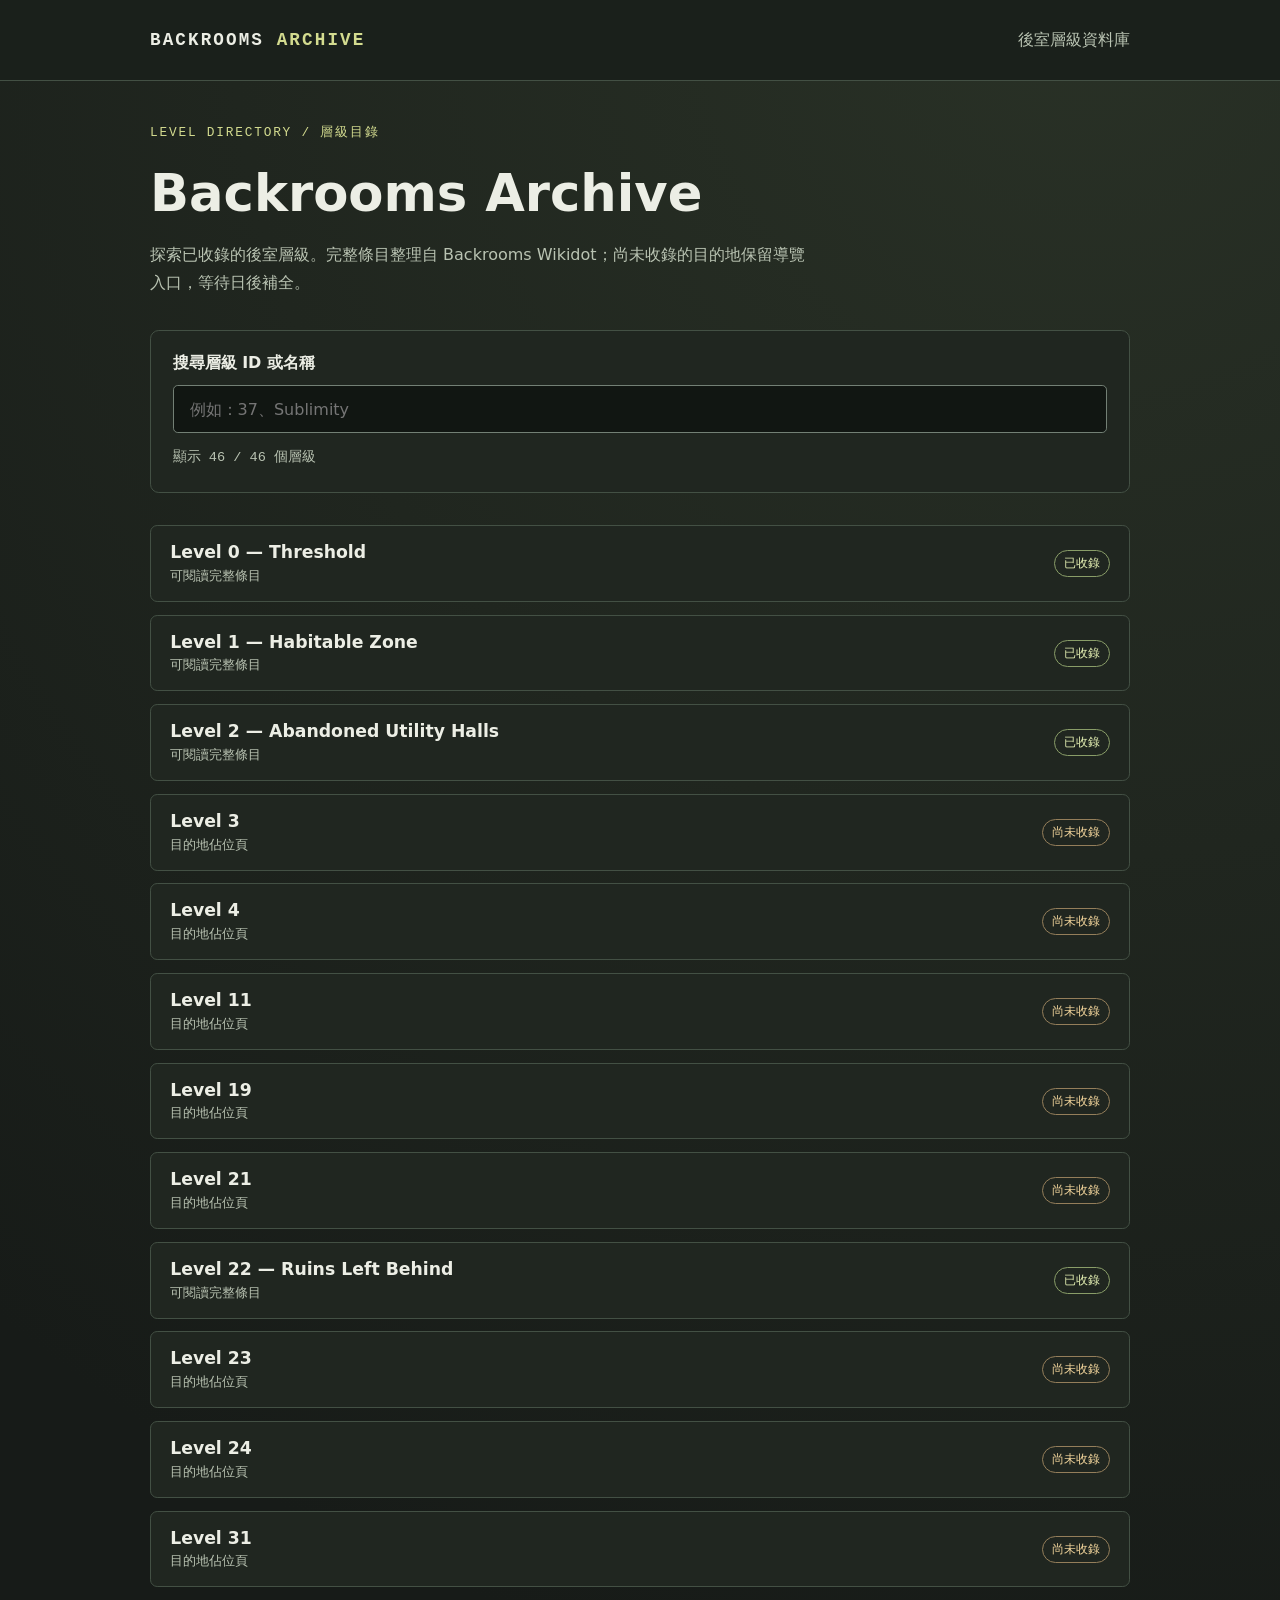
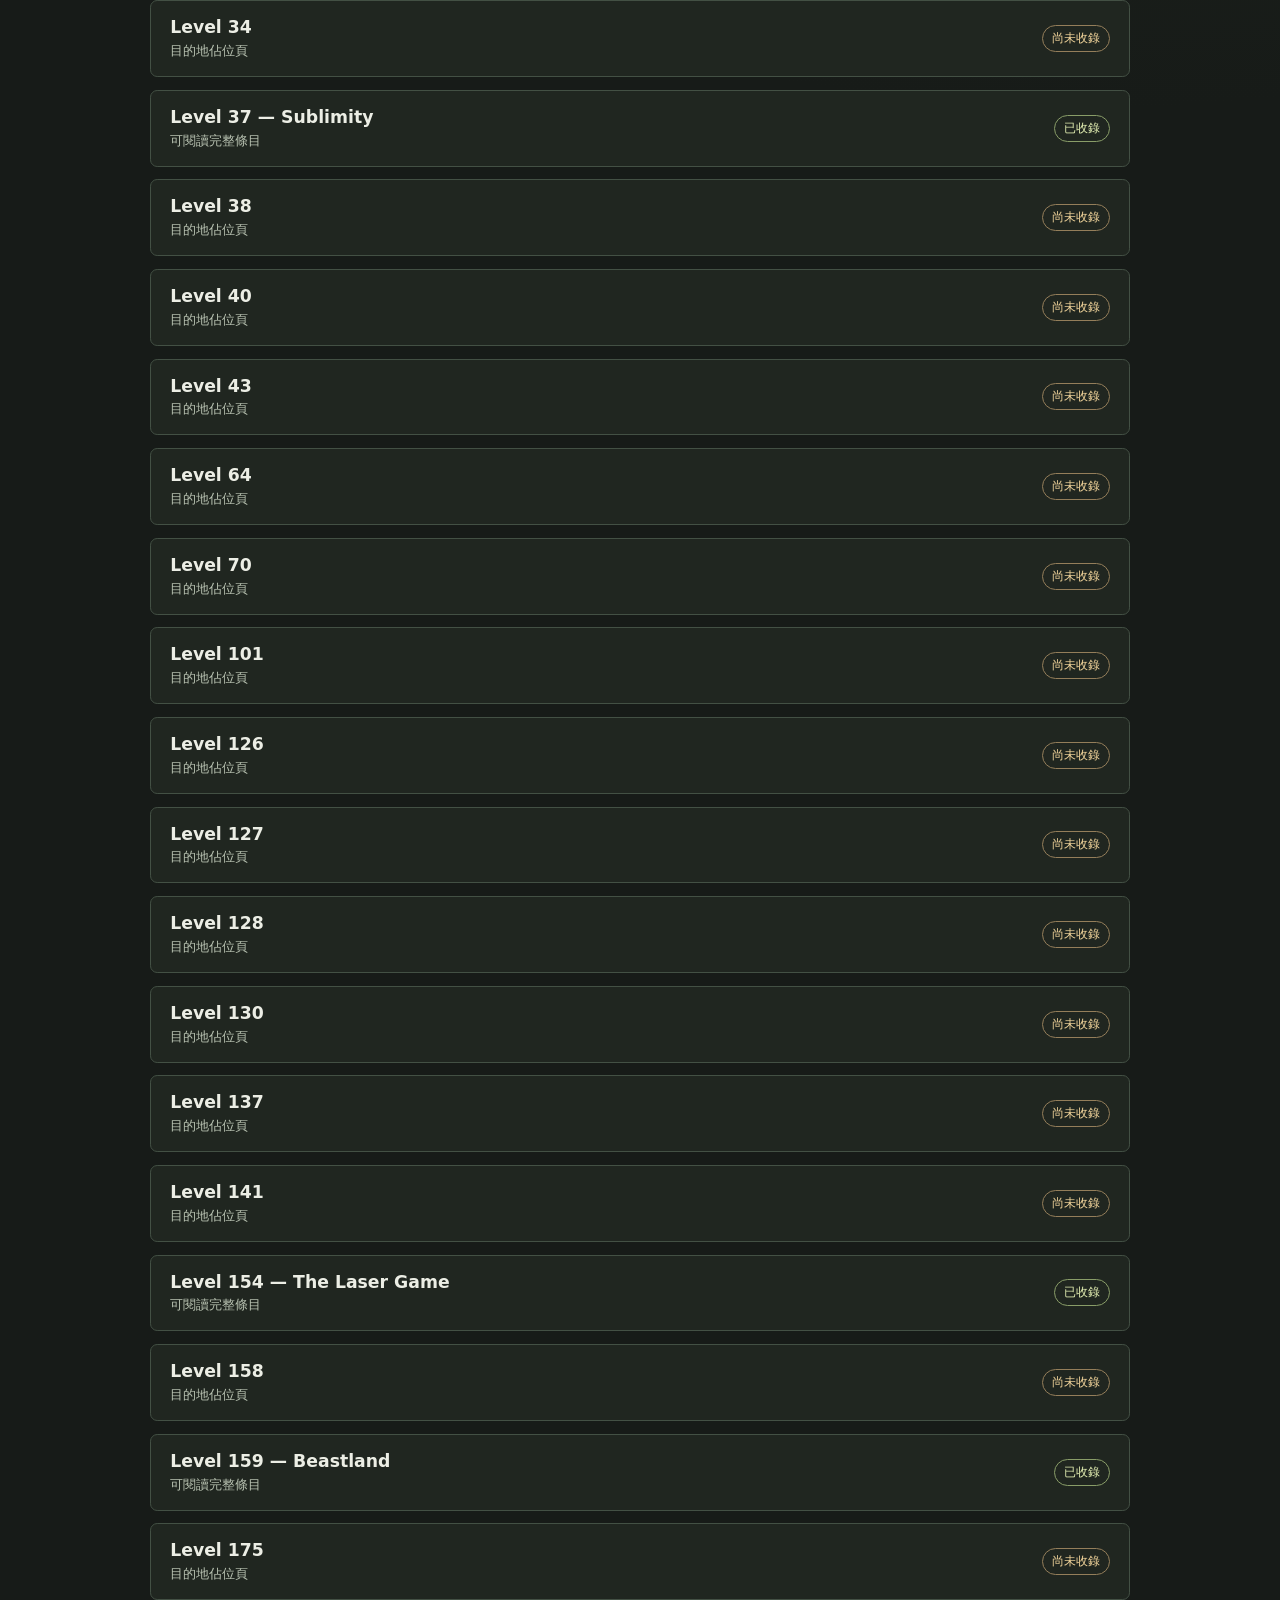
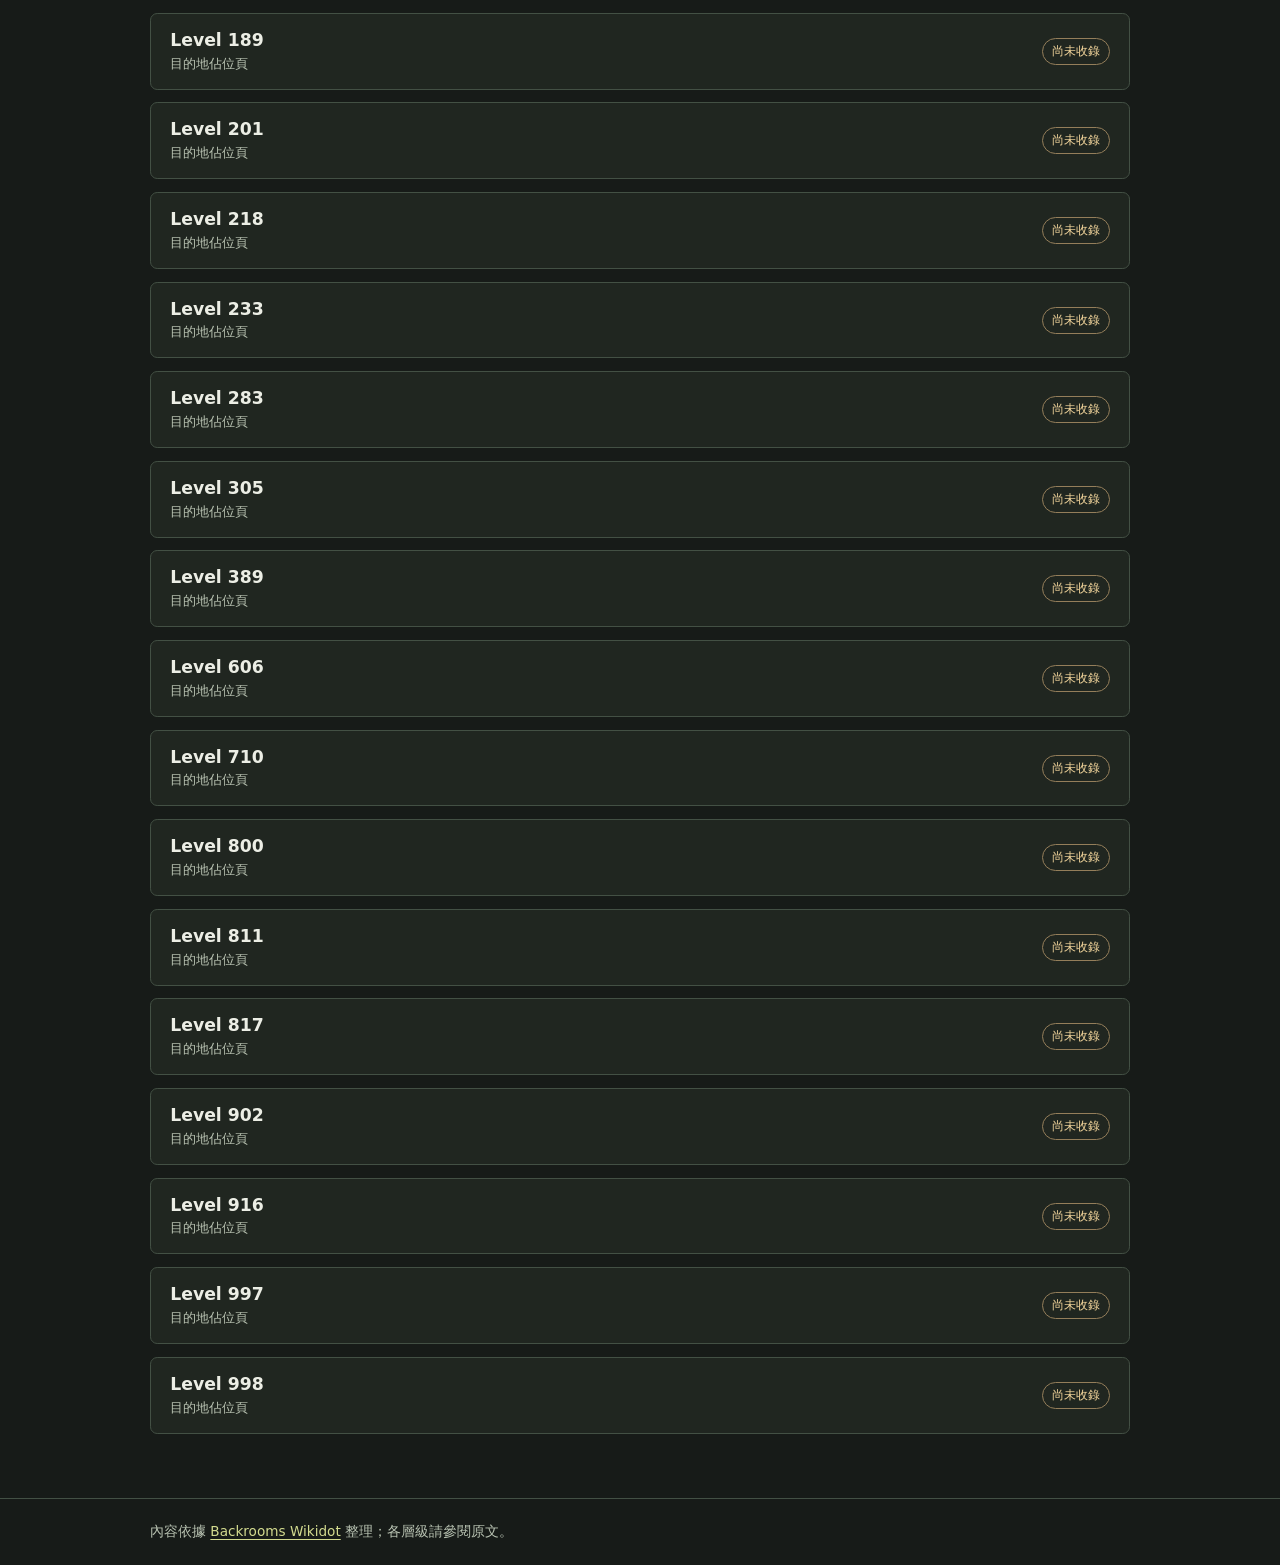
<file: index.html>
<!doctype html>
<html lang="zh-Hant-TW">
<head>
  <meta charset="utf-8">
  <meta name="viewport" content="width=device-width, initial-scale=1">
  <title>Backrooms Archive｜後室檔案館</title>
  <link rel="stylesheet" href="css/style.css">
  <script src="js/app.js" defer></script>
</head>
<body>
  <a class="skip-link" href="#content">跳至主要內容</a>
  <header class="site-header"><div class="shell"><a class="brand" href="#/">BACKROOMS <span>ARCHIVE</span></a><span class="header-note">後室層級資料庫</span></div></header>
  <main id="content" class="shell" tabindex="-1" aria-live="polite"><p>正在讀取層級目錄……</p></main>
  <footer class="site-footer"><div class="shell">內容依據 <a href="https://backrooms-wiki.wikidot.com/" target="_blank" rel="noopener noreferrer">Backrooms Wikidot</a> 整理；各層級請參閱原文。</div></footer>
</body>
</html>
</file>
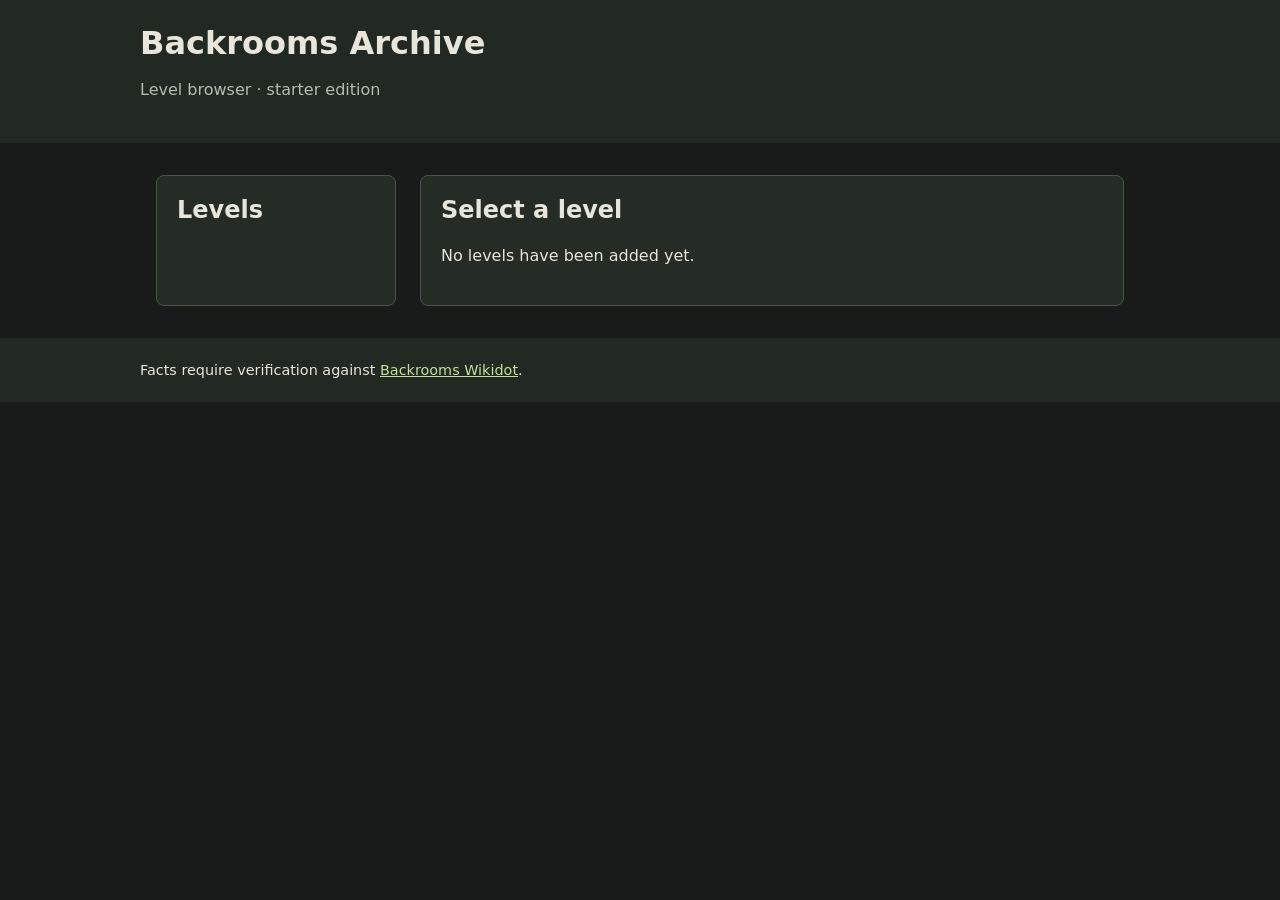
<file: backrooms-archive/index.html>
<!doctype html>
<html lang="en">
<head>
  <meta charset="utf-8">
  <meta name="viewport" content="width=device-width, initial-scale=1">
  <title>Backrooms Archive</title>
  <link rel="stylesheet" href="css/style.css">
  <script src="js/app.js" defer></script>
</head>
<body>
  <header><h1>Backrooms Archive</h1><p>Level browser · starter edition</p></header>
  <main>
    <aside aria-label="Levels"><h2>Levels</h2><nav id="levels">Loading…</nav></aside>
    <article id="detail" aria-live="polite"><h2>Select a level</h2></article>
  </main>
  <footer>Facts require verification against <a href="https://backrooms-wiki.wikidot.com/">Backrooms Wikidot</a>.</footer>
</body>
</html>
</file>
<file: css/style.css>
:root{color-scheme:dark;--bg:#171b18;--panel:#202620;--panel2:#293129;--line:#435044;--text:#eceee5;--muted:#b9c3b2;--accent:#d3db8f;--warm:#e5c785;font-family:system-ui,"Noto Sans TC","Microsoft JhengHei",sans-serif}
*{box-sizing:border-box}html{scroll-behavior:smooth}body{margin:0;background:radial-gradient(circle at 85% 0%,#293126 0%,transparent 35%),var(--bg);color:var(--text);min-height:100vh;display:flex;flex-direction:column}a{color:var(--accent);text-underline-offset:.2em}a:hover{color:#eff6b8}a:focus-visible,input:focus-visible{outline:3px solid var(--warm);outline-offset:3px}.shell{width:min(100% - 2rem,980px);margin-inline:auto}.site-header{border-bottom:1px solid var(--line);background:#1a201b}.site-header .shell{min-height:5rem;display:flex;align-items:center;justify-content:space-between;gap:1rem}.brand{font:700 1.1rem ui-monospace,Consolas,monospace;letter-spacing:.12em;text-decoration:none;color:var(--text)}.brand span{color:var(--accent)}.header-note,.eyebrow,.status,.meta,.back,.count{font-family:ui-monospace,Consolas,monospace}.header-note,.eyebrow,.meta,.count{color:var(--muted)}main{flex:1;padding-block:2.5rem 4rem}.eyebrow{font-size:.8rem;letter-spacing:.14em;color:var(--accent)}h1{font-size:clamp(2rem,5vw,3.2rem);line-height:1.2;margin:.5rem 0 1rem}h2{font-size:1.4rem;margin:0 0 1rem}p,li{line-height:1.8}p{margin:0 0 1.2rem}.intro{max-width:65ch;color:var(--muted)}.panel,.section,.connection-panel{background:var(--panel);border:1px solid var(--line);border-radius:.55rem;padding:1.35rem}.search-panel{margin:2rem 0}.search-panel label{display:block;font-weight:700;margin-bottom:.7rem}input[type=search]{width:100%;border:1px solid #738075;border-radius:.3rem;background:#111612;color:var(--text);font:inherit;padding:.85rem 1rem}.count{margin-top:.8rem;margin-bottom:0;font-size:.85rem}.directory{display:grid;gap:.8rem}.level-card{display:flex;align-items:center;justify-content:space-between;gap:1rem;background:var(--panel);border:1px solid var(--line);border-radius:.45rem;padding:1rem 1.2rem;text-decoration:none;color:var(--text)}.level-card:hover{background:var(--panel2);border-color:var(--accent)}.level-card strong{display:block;font-size:1.08rem}.level-card small{display:block;color:var(--muted);margin-top:.3rem}.status{display:inline-block;white-space:nowrap;border:1px solid #899d68;color:#e3efb2;padding:.25rem .55rem;border-radius:99px;font-size:.75rem}.status.placeholder{border-color:#947e5a;color:#f2d59b}.back{display:inline-block;margin-bottom:1.7rem}.article-head{padding-bottom:1.5rem;border-bottom:1px solid var(--line);margin-bottom:1.5rem}.article-head .status{margin-bottom:.7rem}.sections{display:grid;gap:1rem}.section h2{border-bottom:1px solid var(--line);padding-bottom:.7rem}.section p:last-child{margin-bottom:0}.connection-grid{display:grid;grid-template-columns:repeat(2,minmax(0,1fr));gap:1rem;margin-top:1.5rem}.connection-panel ul{padding-left:1.2rem;margin-bottom:0}.connection-panel li+li{margin-top:.8rem}.connection-panel li a{display:inline-block;margin-left:.4rem}.source{margin-top:1.5rem}.figure{margin:1.5rem 0;background:#111612;border:1px solid var(--line);border-radius:.35rem;overflow:hidden}.figure img{display:block;width:100%;height:auto}.figure figcaption{padding:1rem;color:var(--muted);font-size:.9rem}.figure figcaption p{margin:.3rem 0}.notice{border-left:3px solid var(--warm);padding:1rem 1.2rem;background:var(--panel)}.site-footer{padding:1.5rem 0;border-top:1px solid var(--line);font-size:.85rem;color:var(--muted)}.skip-link{position:absolute;top:-5rem;left:1rem;padding:.6rem;background:var(--accent);color:#101510;z-index:10}.skip-link:focus{top:1rem}@media(max-width:620px){.site-header .shell{min-height:4rem}.header-note{display:none}main{padding-block:1.7rem 3rem}.connection-grid{grid-template-columns:1fr}.level-card{align-items:flex-start}.panel,.section,.connection-panel{padding:1rem}}@media(prefers-reduced-motion:reduce){html{scroll-behavior:auto}}
</file>
<file: backrooms-archive/css/style.css>
:root{font-family:system-ui,sans-serif;color:#e8e5da;background:#181b19}*{box-sizing:border-box}body{margin:0}header,footer{padding:1.5rem max(1rem,calc((100vw - 1000px)/2));background:#222822}h1{margin:0}header p{color:#b7bcae}main{max-width:1000px;margin:2rem auto;padding:0 1rem;display:grid;grid-template-columns:minmax(180px,240px) 1fr;gap:1.5rem}aside,article{background:#252b25;border:1px solid #4a5548;border-radius:8px;padding:1.25rem}h2{margin-top:0}nav a{display:block;padding:.6rem;border-radius:4px}a{color:#c4df9b}nav a:hover,nav a[aria-current=page]{background:#394534}.badge{display:inline-block;padding:.2rem .5rem;border-radius:4px;background:#5b4b2e;color:#ffe1a1;font-size:.85rem}p,li{line-height:1.55}.muted{color:#b7bcae}footer{font-size:.9rem}@media(max-width:650px){main{grid-template-columns:1fr;margin:1rem auto}}
</file>
